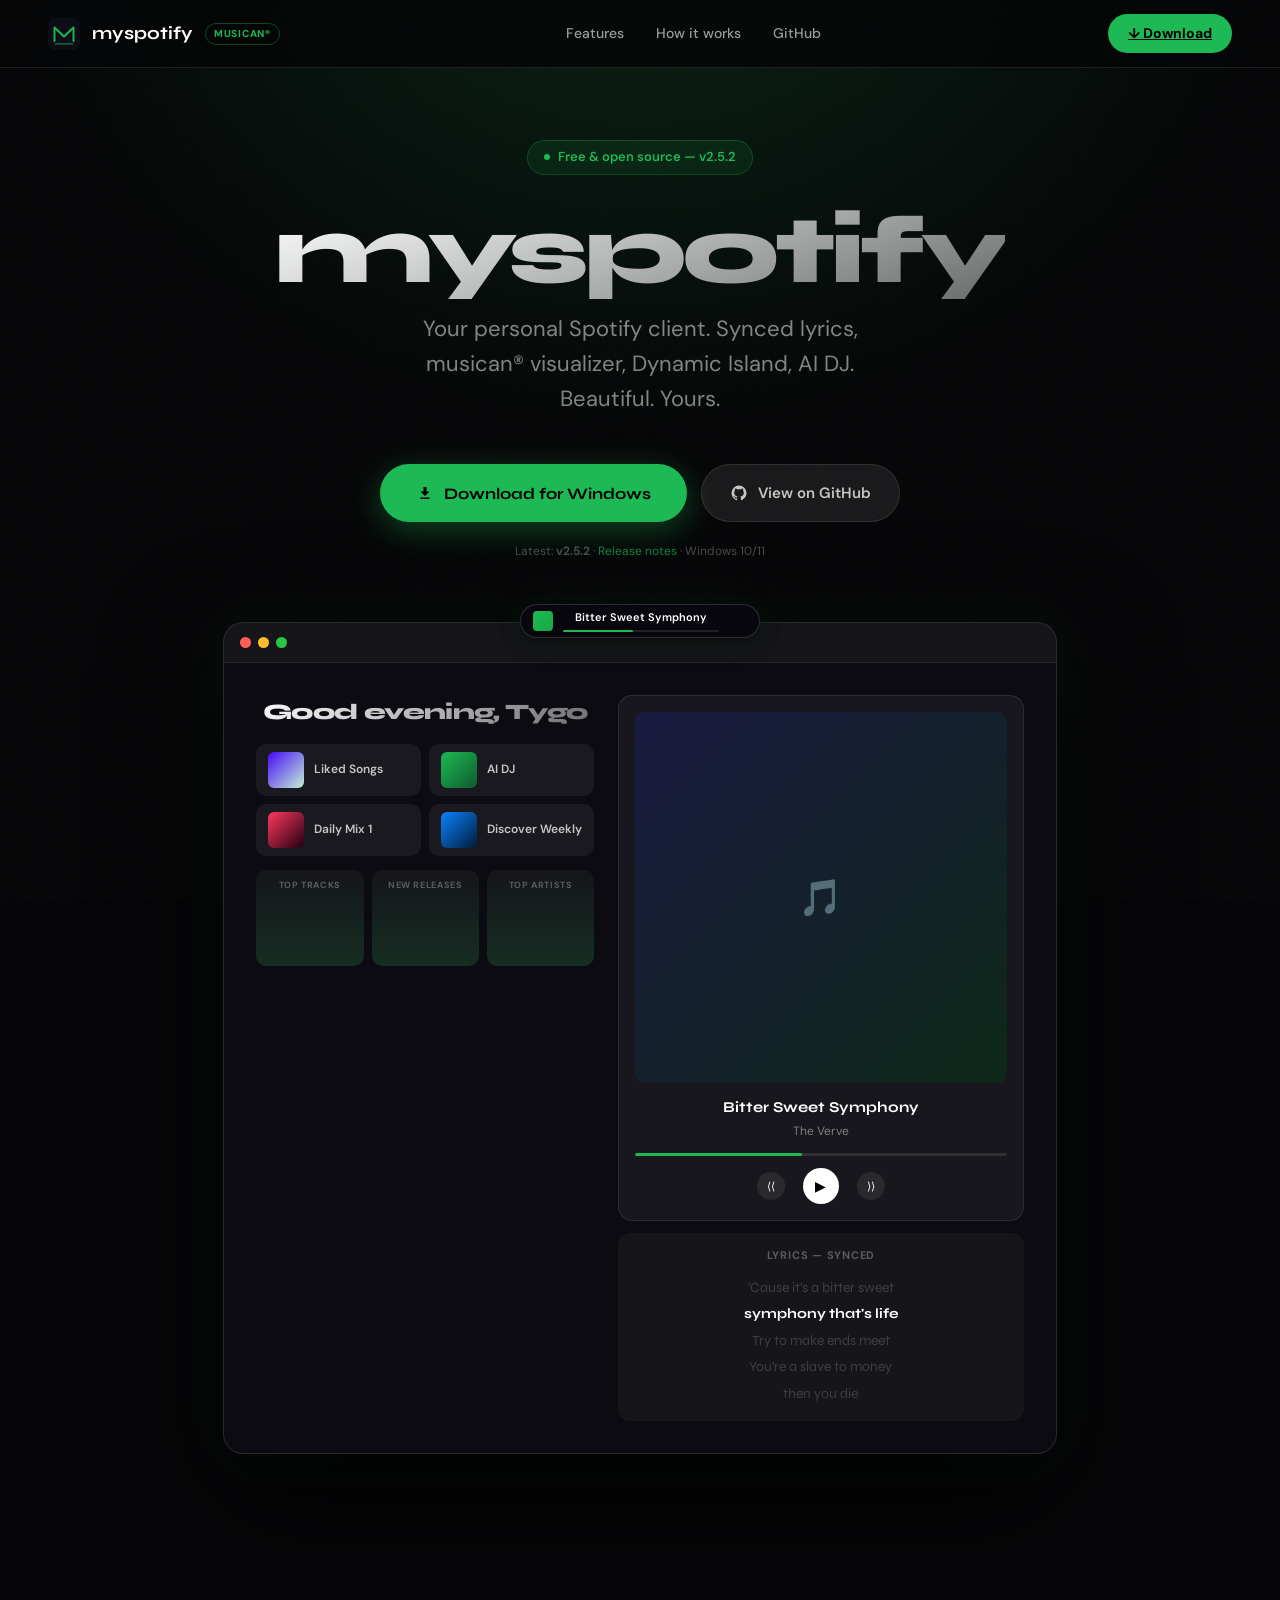
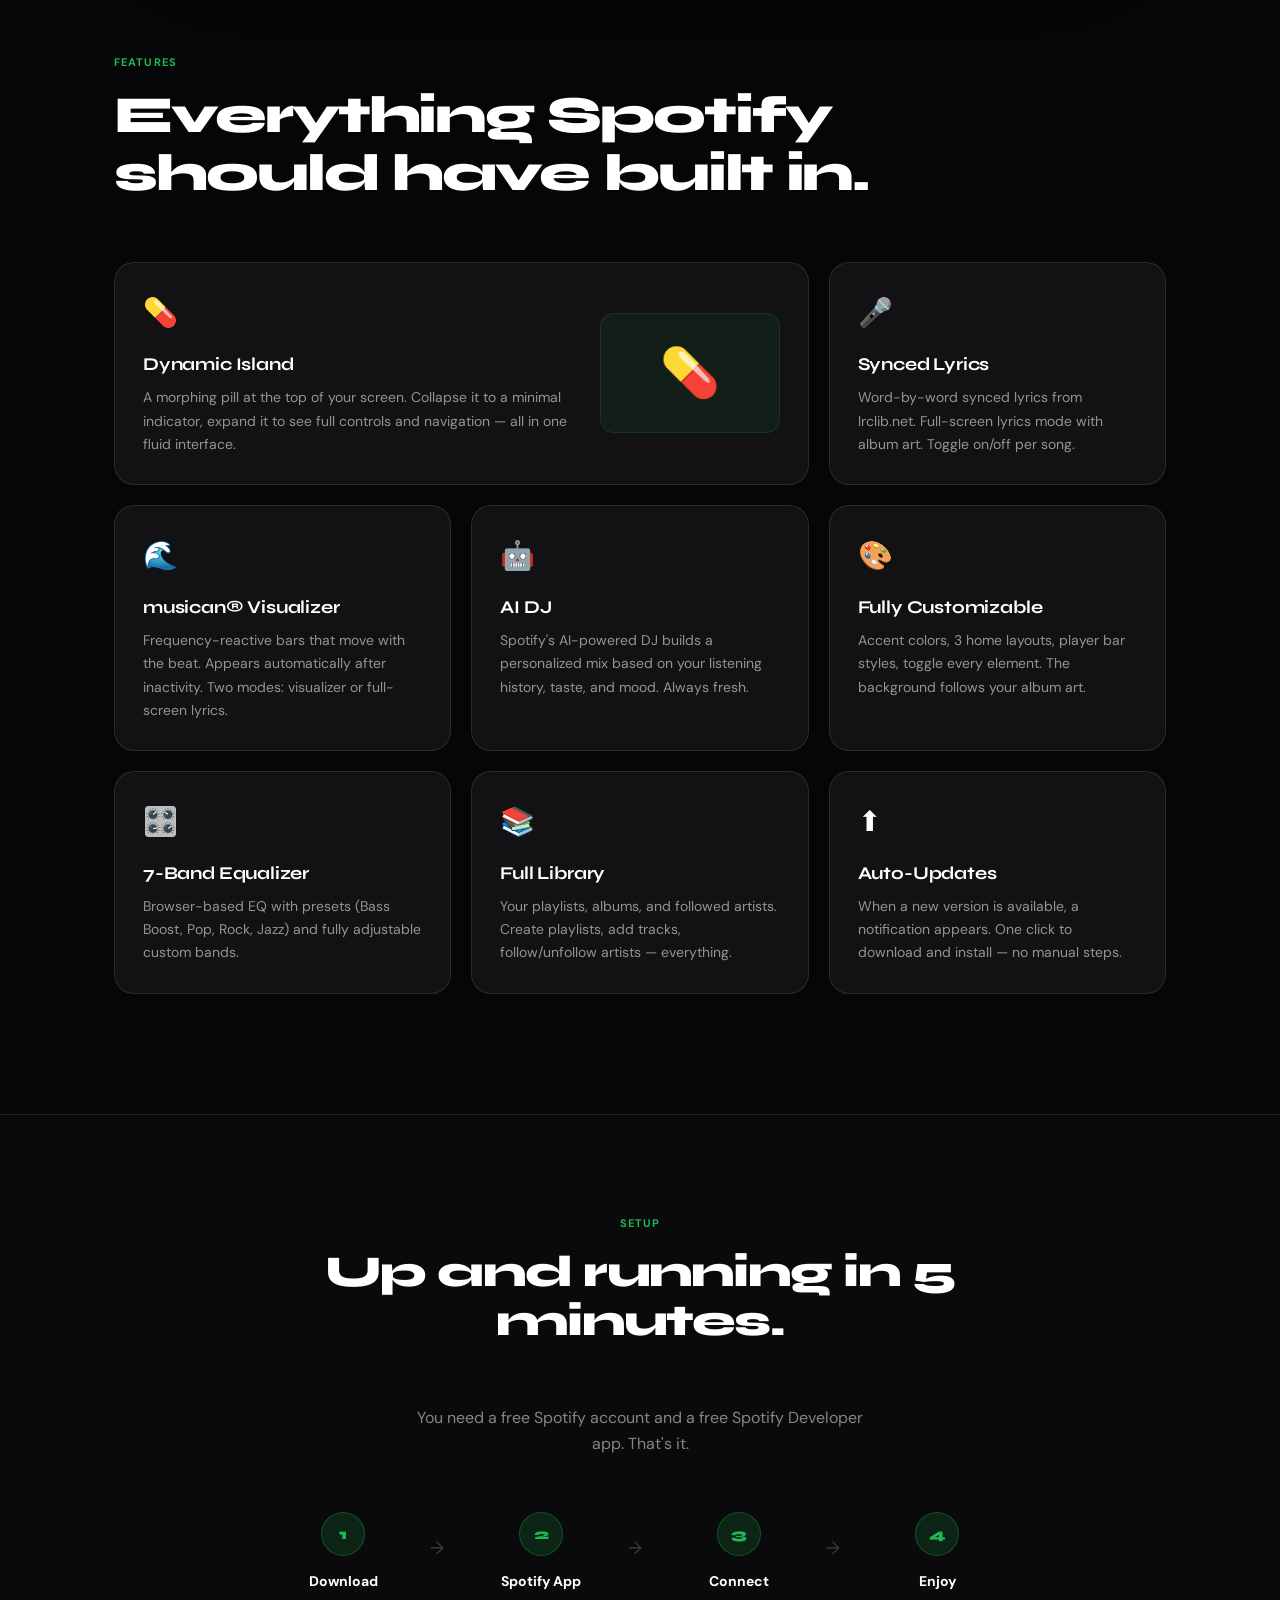
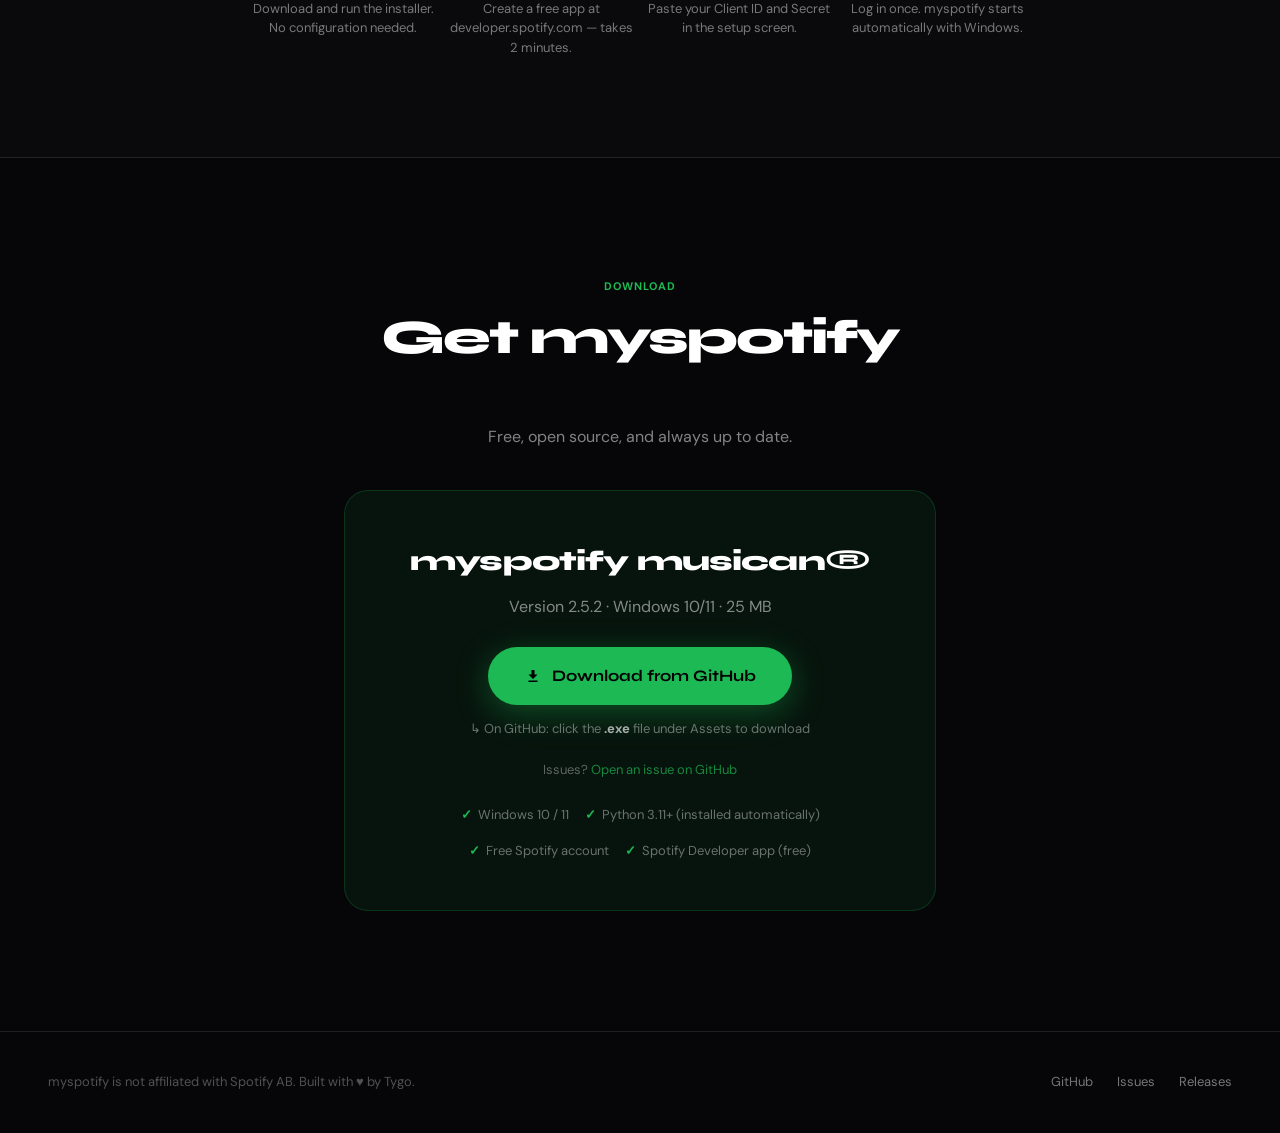
<file: docs/index.html>
<!DOCTYPE html>
<html lang="en">
<head>
  <meta charset="UTF-8"/>
  <meta name="viewport" content="width=device-width,initial-scale=1"/>
  <title>myspotify — Personal Spotify Client</title>
  <meta name="description" content="A beautiful, feature-rich personal Spotify client for Windows. Synced lyrics, visualizer, Dynamic Island, AI DJ and more."/>
  <link rel="preconnect" href="https://fonts.googleapis.com"/>
  <link rel="preconnect" href="https://fonts.gstatic.com" crossorigin/>
  <link href="https://fonts.googleapis.com/css2?family=Syne:wght@400;600;700;800&family=DM+Sans:opsz,wght@9..40,400;9..40,500;9..40,600&display=swap" rel="stylesheet"/>
  <style>
    *, *::before, *::after { box-sizing: border-box; margin: 0; padding: 0; }
    :root {
      --green: #1db954; --dark: #060608; --card: rgba(255,255,255,.05);
      --border: rgba(255,255,255,.1); --text: rgba(255,255,255,.75);
      --fd: 'Syne', sans-serif; --fb: 'DM Sans', sans-serif;
    }
    html { scroll-behavior: smooth; }
    body { background: var(--dark); color: #fff; font-family: var(--fb); font-size: 16px; line-height: 1.6; overflow-x: hidden; }

    /* ── NOISE OVERLAY ── */
    body::before {
      content: ''; position: fixed; inset: 0; z-index: 0; pointer-events: none;
      background-image: url("data:image/svg+xml,%3Csvg xmlns='http://www.w3.org/2000/svg' width='300' height='300'%3E%3Cfilter id='n'%3E%3CfeTurbulence type='fractalNoise' baseFrequency='.85' numOctaves='4' stitchTiles='stitch'/%3E%3C/filter%3E%3Crect width='300' height='300' filter='url(%23n)' opacity='.035'/%3E%3C/svg%3E");
      background-size: 300px; opacity: .6;
    }

    /* ── HERO BG ── */
    .hero-bg {
      position: absolute; inset: 0; z-index: 0;
      background: radial-gradient(ellipse 80% 60% at 50% -10%, rgba(29,185,84,.18) 0%, transparent 65%);
    }

    /* ── NAV ── */
    nav {
      position: fixed; top: 0; left: 0; right: 0; z-index: 100;
      display: flex; align-items: center; justify-content: space-between;
      padding: 0 48px; height: 68px;
      background: rgba(6,6,8,.85); backdrop-filter: blur(40px) saturate(180%);
      border-bottom: 1px solid var(--border);
    }
    .nav-brand { display: flex; align-items: center; gap: 12px; text-decoration: none; }
    .nav-logo { width: 32px; height: 32px; }
    .nav-name { font-family: var(--fd); font-size: 18px; font-weight: 700; color: #fff; }
    .nav-badge { font-size: 10px; font-weight: 700; color: var(--green); letter-spacing: .07em; text-transform: uppercase; border: 1px solid rgba(29,185,84,.35); border-radius: 100px; padding: 2px 8px; }
    .nav-links { display: flex; align-items: center; gap: 32px; }
    .nav-links a { color: rgba(255,255,255,.6); text-decoration: none; font-size: 14px; font-weight: 500; transition: color .15s; }
    .nav-links a:hover { color: #fff; }
    .nav-dl { background: var(--green); color: #000; padding: 8px 20px; border-radius: 100px; font-weight: 700; font-size: 14px; transition: filter .15s, transform .1s; }
    .nav-dl:hover { filter: brightness(1.1); transform: translateY(-1px); color: #000; }

    /* ── SECTIONS ── */
    section { position: relative; z-index: 1; }

    /* ── HERO ── */
    .hero {
      min-height: 100vh; display: flex; flex-direction: column;
      align-items: center; justify-content: center; text-align: center;
      padding: 140px 24px 80px;
      position: relative;
    }
    .hero-pill {
      display: inline-flex; align-items: center; gap: 8px;
      background: rgba(29,185,84,.1); border: 1px solid rgba(29,185,84,.25);
      border-radius: 100px; padding: 6px 16px; font-size: 13px; font-weight: 600;
      color: var(--green); margin-bottom: 28px;
      animation: fade-up .7s ease .2s both;
    }
    .hero-pill::before { content: ''; width: 6px; height: 6px; border-radius: 50%; background: var(--green); animation: blink 1.5s ease-in-out infinite; }
    @keyframes blink { 0%,100% { opacity: 1; } 50% { opacity: .3; } }
    h1 {
      font-family: var(--fd); font-size: clamp(52px, 8vw, 96px); font-weight: 800;
      letter-spacing: -.05em; line-height: 1; margin-bottom: 12px;
      background: linear-gradient(160deg, #fff 0%, rgba(255,255,255,.4) 100%);
      -webkit-background-clip: text; -webkit-text-fill-color: transparent; background-clip: text;
      animation: fade-up .7s ease .3s both;
    }
    .hero-sub {
      font-size: clamp(16px, 2.5vw, 22px); color: rgba(255,255,255,.5);
      max-width: 520px; margin: 0 auto 48px;
      animation: fade-up .7s ease .4s both;
    }
    .hero-btns { display: flex; gap: 14px; justify-content: center; flex-wrap: wrap; animation: fade-up .7s ease .5s both; }
    .btn-primary {
      display: inline-flex; align-items: center; gap: 10px;
      background: var(--green); color: #000; padding: 16px 36px;
      border-radius: 100px; font-family: var(--fd); font-size: 16px; font-weight: 700;
      text-decoration: none; transition: filter .15s, transform .12s;
      box-shadow: 0 8px 32px rgba(29,185,84,.35);
    }
    .btn-primary:hover { filter: brightness(1.08); transform: translateY(-2px); }
    .btn-primary:active { transform: scale(.97); }
    .btn-ghost {
      display: inline-flex; align-items: center; gap: 10px;
      background: rgba(255,255,255,.08); color: rgba(255,255,255,.75);
      padding: 16px 28px; border-radius: 100px; border: 1px solid var(--border);
      font-size: 15px; font-weight: 600; text-decoration: none; transition: background .15s, transform .12s;
    }
    .btn-ghost:hover { background: rgba(255,255,255,.14); transform: translateY(-1px); color: #fff; }
    .hero-version { margin-top: 20px; font-size: 12px; color: rgba(255,255,255,.28); animation: fade-up .7s ease .6s both; }
    .hero-version a { color: rgba(29,185,84,.7); text-decoration: none; }
    .hero-version a:hover { color: var(--green); }

    /* ── MOCKUP ── */
    .mockup-wrap { position: relative; max-width: 900px; margin: 60px auto 0; animation: fade-up .8s ease .7s both; }
    .mockup {
      background: rgba(12,12,18,.98); border: 1px solid rgba(255,255,255,.12);
      border-radius: 20px; overflow: hidden;
      box-shadow: 0 40px 120px rgba(0,0,0,.8), 0 0 60px rgba(29,185,84,.08);
    }
    .mockup-bar { height: 40px; background: rgba(255,255,255,.04); border-bottom: 1px solid rgba(255,255,255,.07); display: flex; align-items: center; padding: 0 16px; gap: 7px; }
    .dot { width: 11px; height: 11px; border-radius: 50%; }
    .dot-r { background: #ff5f57; } .dot-y { background: #febc2e; } .dot-g { background: #28c840; }
    .mockup-body { padding: 32px; display: grid; grid-template-columns: 1fr 1.2fr; gap: 24px; min-height: 340px; }
    .mock-left { display: flex; flex-direction: column; gap: 14px; }
    .mock-greeting { font-family: var(--fd); font-size: 22px; font-weight: 800; letter-spacing: -.03em; background: linear-gradient(135deg, #fff, rgba(255,255,255,.4)); -webkit-background-clip: text; -webkit-text-fill-color: transparent; background-clip: text; }
    .mock-grid { display: grid; grid-template-columns: 1fr 1fr; gap: 8px; }
    .mock-card { background: rgba(255,255,255,.06); border-radius: 10px; height: 52px; display: flex; align-items: center; gap: 10px; padding: 0 12px; }
    .mock-art { width: 36px; height: 36px; border-radius: 6px; flex-shrink: 0; }
    .mock-name { font-size: 12px; font-weight: 600; color: rgba(255,255,255,.75); white-space: nowrap; overflow: hidden; text-overflow: ellipsis; }
    .mock-bars { display: grid; grid-template-columns: 1fr 1fr 1fr; gap: 8px; }
    .mock-bar { background: rgba(255,255,255,.04); border-radius: 10px; height: 96px; position: relative; overflow: hidden; }
    .mock-bar::after { content: ''; position: absolute; inset: 0; background: linear-gradient(to top, rgba(29,185,84,.15), transparent); }
    .mock-tag { font-size: 9px; font-weight: 700; text-transform: uppercase; letter-spacing: .07em; color: rgba(255,255,255,.3); padding: 8px; }
    .mock-right { display: flex; flex-direction: column; gap: 12px; }
    .mock-player { background: rgba(255,255,255,.05); border: 1px solid rgba(255,255,255,.09); border-radius: 14px; padding: 16px; }
    .mock-np-art { width: 100%; aspect-ratio: 1; border-radius: 10px; background: linear-gradient(135deg, #1a1a40, #0d2818); margin-bottom: 12px; display: flex; align-items: center; justify-content: center; font-size: 36px; }
    .mock-np-title { font-family: var(--fd); font-size: 15px; font-weight: 700; margin-bottom: 3px; }
    .mock-np-artist { font-size: 12px; color: rgba(255,255,255,.45); }
    .mock-prog { height: 3px; background: rgba(255,255,255,.1); border-radius: 2px; margin: 12px 0; overflow: hidden; }
    .mock-prog-fill { height: 100%; width: 45%; background: var(--green); border-radius: 2px; }
    .mock-ctrl { display: flex; justify-content: center; gap: 18px; align-items: center; }
    .mock-btn { width: 28px; height: 28px; border-radius: 50%; background: rgba(255,255,255,.08); display: flex; align-items: center; justify-content: center; font-size: 11px; }
    .mock-play { background: #fff; color: #000; width: 36px; height: 36px; font-size: 14px; }
    .mock-lyrics { background: rgba(255,255,255,.04); border-radius: 12px; padding: 14px; flex: 1; overflow: hidden; }
    .mock-ly-title { font-size: 11px; font-weight: 700; text-transform: uppercase; letter-spacing: .07em; color: rgba(255,255,255,.3); margin-bottom: 10px; }
    .mock-ly-line { font-family: var(--fd); font-size: 14px; color: rgba(255,255,255,.18); line-height: 1.6; padding: 2px 0; }
    .mock-ly-line.active { color: #fff; font-weight: 700; }

    /* Island mockup */
    .mock-island { position: absolute; top: -18px; left: 50%; transform: translateX(-50%); width: 240px; background: rgba(8,8,14,.97); border: 1px solid rgba(255,255,255,.15); border-radius: 100px; height: 34px; display: flex; align-items: center; padding: 0 12px; gap: 10px; box-shadow: 0 4px 20px rgba(0,0,0,.7), 0 0 30px rgba(29,185,84,.12); }
    .island-art { width: 20px; height: 20px; border-radius: 4px; background: linear-gradient(135deg,#1db954,#17a844); flex-shrink: 0; }
    .island-info { flex: 1; overflow: hidden; }
    .island-name { font-size: 11px; font-weight: 600; white-space: nowrap; overflow: hidden; text-overflow: ellipsis; }
    .island-bar { height: 2px; background: rgba(255,255,255,.1); border-radius: 1px; margin-top: 3px; overflow: hidden; }
    .island-fill { height: 100%; width: 45%; background: var(--green); border-radius: 1px; }
    .island-eq { display: flex; align-items: flex-end; gap: 2px; height: 12px; flex-shrink: 0; }
    .island-eq span { width: 3px; background: var(--green); border-radius: 2px; animation: eq .7s ease infinite alternate; }
    .island-eq span:nth-child(2) { animation-delay: .12s; animation-name: eq2; }
    .island-eq span:nth-child(3) { animation-delay: .25s; }
    .island-eq span:nth-child(4) { animation-delay: .38s; animation-name: eq2; }
    @keyframes eq { from { height: 3px; } to { height: 11px; } }
    @keyframes eq2 { from { height: 7px; } to { height: 3px; } }

    /* ── FEATURES ── */
    .features { padding: 120px 24px; max-width: 1100px; margin: 0 auto; }
    .section-label { font-size: 11px; font-weight: 700; text-transform: uppercase; letter-spacing: .1em; color: var(--green); margin-bottom: 16px; }
    .section-title { font-family: var(--fd); font-size: clamp(32px, 5vw, 52px); font-weight: 800; letter-spacing: -.04em; line-height: 1.1; margin-bottom: 60px; }
    .features-grid { display: grid; grid-template-columns: repeat(3, 1fr); gap: 20px; }
    .feat {
      background: var(--card); border: 1px solid var(--border); border-radius: 20px;
      padding: 28px; transition: border-color .2s, background .2s, transform .2s;
    }
    .feat:hover { border-color: rgba(29,185,84,.3); background: rgba(29,185,84,.05); transform: translateY(-4px); }
    .feat-icon { font-size: 28px; margin-bottom: 14px; }
    .feat-title { font-family: var(--fd); font-size: 18px; font-weight: 700; margin-bottom: 8px; letter-spacing: -.01em; }
    .feat-desc { font-size: 14px; color: rgba(255,255,255,.55); line-height: 1.65; }
    .feat-big { grid-column: span 2; display: flex; gap: 28px; align-items: center; }
    .feat-big .feat-content { flex: 1; }
    .feat-big .feat-visual { flex: 0 0 180px; height: 120px; background: rgba(29,185,84,.08); border-radius: 14px; display: flex; align-items: center; justify-content: center; font-size: 48px; border: 1px solid rgba(29,185,84,.15); }

    /* ── HOW IT WORKS ── */
    .how { padding: 100px 24px; background: rgba(255,255,255,.02); border-top: 1px solid var(--border); border-bottom: 1px solid var(--border); }
    .how-inner { max-width: 780px; margin: 0 auto; text-align: center; }
    .steps { display: grid; grid-template-columns: repeat(4, 1fr); gap: 12px; margin-top: 56px; }
    .step { text-align: center; position: relative; }
    .step:not(:last-child)::after { content: '→'; position: absolute; right: -8px; top: 22px; color: rgba(255,255,255,.2); font-size: 18px; }
    .step-num { width: 44px; height: 44px; border-radius: 50%; background: rgba(29,185,84,.15); border: 1px solid rgba(29,185,84,.3); display: flex; align-items: center; justify-content: center; margin: 0 auto 14px; font-family: var(--fd); font-size: 15px; font-weight: 800; color: var(--green); }
    .step-title { font-weight: 700; font-size: 14px; margin-bottom: 6px; }
    .step-desc { font-size: 13px; color: rgba(255,255,255,.45); line-height: 1.5; }

    /* ── DOWNLOAD ── */
    .download { padding: 120px 24px; text-align: center; max-width: 640px; margin: 0 auto; }
    .dl-box {
      background: rgba(29,185,84,.08); border: 1px solid rgba(29,185,84,.2);
      border-radius: 24px; padding: 48px; margin-top: 40px;
    }
    .dl-title { font-family: var(--fd); font-size: 28px; font-weight: 800; letter-spacing: -.03em; margin-bottom: 10px; }
    .dl-sub { color: rgba(255,255,255,.5); margin-bottom: 28px; }
    .dl-note { margin-top: 20px; font-size: 13px; color: rgba(255,255,255,.35); }
    .dl-note a { color: rgba(29,185,84,.7); text-decoration: none; }
    .dl-note a:hover { color: var(--green); }
    .requirements { display: flex; gap: 16px; justify-content: center; margin-top: 24px; flex-wrap: wrap; }
    .req { display: flex; align-items: center; gap: 6px; font-size: 13px; color: rgba(255,255,255,.4); }
    .req::before { content: '✓'; color: var(--green); font-weight: 700; }

    /* ── FOOTER ── */
    footer {
      border-top: 1px solid var(--border); padding: 40px 48px;
      display: flex; align-items: center; justify-content: space-between;
      font-size: 13px; color: rgba(255,255,255,.3);
    }
    footer a { color: rgba(255,255,255,.45); text-decoration: none; }
    footer a:hover { color: #fff; }

    @keyframes fade-up { from { opacity: 0; transform: translateY(18px); } to { opacity: 1; transform: translateY(0); } }

    @media (max-width: 768px) {
      nav { padding: 0 20px; }
      .nav-links { display: none; }
      .features-grid { grid-template-columns: 1fr; }
      .feat-big { grid-column: span 1; flex-direction: column; }
      .steps { grid-template-columns: 1fr 1fr; }
      .step::after { display: none; }
      .mockup-body { grid-template-columns: 1fr; }
      .mock-right { display: none; }
    }
  </style>
</head>
<body>

<!-- NAV -->
<nav>
  <a class="nav-brand" href="#">
    <svg class="nav-logo" viewBox="0 0 64 64" fill="none" xmlns="http://www.w3.org/2000/svg">
      <rect width="64" height="64" rx="16" fill="#0d0d18"/>
      <path d="M13 46 L13 19 L32 37 L51 19 L51 46" stroke="#1db954" stroke-width="3.8" stroke-linecap="round" stroke-linejoin="round"/>
      <rect x="13" y="50.5" width="38" height="2.5" rx="1.25" fill="#1db954" opacity="0.65"/>
    </svg>
    <span class="nav-name">myspotify</span>
    <span class="nav-badge">musican®</span>
  </a>
  <div class="nav-links">
    <a href="#features">Features</a>
    <a href="#how">How it works</a>
    <a href="https://github.com/tyg01132-netizen/myspotify" target="_blank">GitHub</a>
  </div>
  <a class="nav-dl nav-links" href="#download">↓ Download</a>
</nav>

<!-- HERO -->
<section class="hero">
  <div class="hero-bg"></div>
  <div class="hero-pill">
    <span>Free & open source — v2.5.2</span>
  </div>
  <h1>myspotify</h1>
  <p class="hero-sub">Your personal Spotify client. Synced lyrics, musican® visualizer, Dynamic Island, AI DJ. Beautiful. Yours.</p>
  <div class="hero-btns">
    <a href="#download" class="btn-primary">
      <svg width="18" height="18" viewBox="0 0 24 24" fill="currentColor"><path d="M12 16l-6-6h4V4h4v6h4l-6 6zm-6 2h12v2H6v-2z"/></svg>
      Download for Windows
    </a>
    <a href="https://github.com/tyg01132-netizen/myspotify" target="_blank" class="btn-ghost">
      <svg width="18" height="18" viewBox="0 0 24 24" fill="currentColor"><path d="M12 2A10 10 0 0 0 2 12c0 4.42 2.87 8.17 6.84 9.5.5.08.66-.23.66-.5v-1.69c-2.77.6-3.36-1.34-3.36-1.34-.46-1.16-1.11-1.47-1.11-1.47-.91-.62.07-.6.07-.6 1 .07 1.53 1.03 1.53 1.03.87 1.52 2.34 1.07 2.91.83.09-.65.35-1.09.63-1.34-2.22-.25-4.55-1.11-4.55-4.92 0-1.11.38-2 1.03-2.71-.1-.25-.45-1.29.1-2.64 0 0 .84-.27 2.75 1.02.79-.22 1.65-.33 2.5-.33.85 0 1.71.11 2.5.33 1.91-1.29 2.75-1.02 2.75-1.02.55 1.35.2 2.39.1 2.64.65.71 1.03 1.6 1.03 2.71 0 3.82-2.34 4.66-4.57 4.91.36.31.69.92.69 1.85V21c0 .27.16.59.67.5C19.14 20.16 22 16.42 22 12A10 10 0 0 0 12 2z"/></svg>
      View on GitHub
    </a>
  </div>
  <p class="hero-version">
    Latest: <strong>v2.5.2</strong> · 
    <a href="https://github.com/tyg01132-netizen/myspotify/releases" target="_blank">Release notes</a> ·
    Windows 10/11
  </p>

  <div class="mockup-wrap">
    <div class="mock-island">
      <div class="island-art"></div>
      <div class="island-info">
        <div class="island-name">Bitter Sweet Symphony</div>
        <div class="island-bar"><div class="island-fill"></div></div>
      </div>
      <div class="island-eq">
        <span></span><span></span><span></span><span></span>
      </div>
    </div>
    <div class="mockup">
      <div class="mockup-bar">
        <div class="dot dot-r"></div>
        <div class="dot dot-y"></div>
        <div class="dot dot-g"></div>
      </div>
      <div class="mockup-body">
        <div class="mock-left">
          <div class="mock-greeting">Good evening, Tygo</div>
          <div class="mock-grid">
            <div class="mock-card"><div class="mock-art" style="background:linear-gradient(135deg,#450af5,#c4efd9)"></div><div class="mock-name">Liked Songs</div></div>
            <div class="mock-card"><div class="mock-art" style="background:linear-gradient(135deg,#1db954,#0d5c2e)"></div><div class="mock-name">AI DJ</div></div>
            <div class="mock-card"><div class="mock-art" style="background:linear-gradient(135deg,#ff375f,#220010)"></div><div class="mock-name">Daily Mix 1</div></div>
            <div class="mock-card"><div class="mock-art" style="background:linear-gradient(135deg,#0a84ff,#001a3a)"></div><div class="mock-name">Discover Weekly</div></div>
          </div>
          <div class="mock-bars">
            <div class="mock-bar"><div class="mock-tag">Top Tracks</div></div>
            <div class="mock-bar"><div class="mock-tag">New Releases</div></div>
            <div class="mock-bar"><div class="mock-tag">Top Artists</div></div>
          </div>
        </div>
        <div class="mock-right">
          <div class="mock-player">
            <div class="mock-np-art">🎵</div>
            <div class="mock-np-title">Bitter Sweet Symphony</div>
            <div class="mock-np-artist">The Verve</div>
            <div class="mock-prog"><div class="mock-prog-fill"></div></div>
            <div class="mock-ctrl">
              <div class="mock-btn">⟨⟨</div>
              <div class="mock-btn mock-play">▶</div>
              <div class="mock-btn">⟩⟩</div>
            </div>
          </div>
          <div class="mock-lyrics">
            <div class="mock-ly-title">Lyrics — Synced</div>
            <div class="mock-ly-line">'Cause it's a bitter sweet</div>
            <div class="mock-ly-line active">symphony that's life</div>
            <div class="mock-ly-line">Try to make ends meet</div>
            <div class="mock-ly-line">You're a slave to money</div>
            <div class="mock-ly-line">then you die</div>
          </div>
        </div>
      </div>
    </div>
  </div>
</section>

<!-- FEATURES -->
<section class="features" id="features">
  <div class="section-label">Features</div>
  <div class="section-title">Everything Spotify<br/>should have built in.</div>
  <div class="features-grid">
    <div class="feat feat-big">
      <div class="feat-content">
        <div class="feat-icon">💊</div>
        <div class="feat-title">Dynamic Island</div>
        <div class="feat-desc">A morphing pill at the top of your screen. Collapse it to a minimal indicator, expand it to see full controls and navigation — all in one fluid interface.</div>
      </div>
      <div class="feat-visual">💊</div>
    </div>
    <div class="feat">
      <div class="feat-icon">🎤</div>
      <div class="feat-title">Synced Lyrics</div>
      <div class="feat-desc">Word-by-word synced lyrics from lrclib.net. Full-screen lyrics mode with album art. Toggle on/off per song.</div>
    </div>
    <div class="feat">
      <div class="feat-icon">🌊</div>
      <div class="feat-title">musican® Visualizer</div>
      <div class="feat-desc">Frequency-reactive bars that move with the beat. Appears automatically after inactivity. Two modes: visualizer or full-screen lyrics.</div>
    </div>
    <div class="feat">
      <div class="feat-icon">🤖</div>
      <div class="feat-title">AI DJ</div>
      <div class="feat-desc">Spotify's AI-powered DJ builds a personalized mix based on your listening history, taste, and mood. Always fresh.</div>
    </div>
    <div class="feat">
      <div class="feat-icon">🎨</div>
      <div class="feat-title">Fully Customizable</div>
      <div class="feat-desc">Accent colors, 3 home layouts, player bar styles, toggle every element. The background follows your album art.</div>
    </div>
    <div class="feat">
      <div class="feat-icon">🎛️</div>
      <div class="feat-title">7-Band Equalizer</div>
      <div class="feat-desc">Browser-based EQ with presets (Bass Boost, Pop, Rock, Jazz) and fully adjustable custom bands.</div>
    </div>
    <div class="feat">
      <div class="feat-icon">📚</div>
      <div class="feat-title">Full Library</div>
      <div class="feat-desc">Your playlists, albums, and followed artists. Create playlists, add tracks, follow/unfollow artists — everything.</div>
    </div>
    <div class="feat">
      <div class="feat-icon">⬆</div>
      <div class="feat-title">Auto-Updates</div>
      <div class="feat-desc">When a new version is available, a notification appears. One click to download and install — no manual steps.</div>
    </div>
  </div>
</section>

<!-- HOW IT WORKS -->
<section class="how" id="how">
  <div class="how-inner">
    <div class="section-label">Setup</div>
    <div class="section-title" style="font-size:clamp(28px,4vw,44px)">Up and running in 5 minutes.</div>
    <p style="color:rgba(255,255,255,.5);max-width:480px;margin:0 auto">You need a free Spotify account and a free Spotify Developer app. That's it.</p>
    <div class="steps">
      <div class="step">
        <div class="step-num">1</div>
        <div class="step-title">Download</div>
        <div class="step-desc">Download and run the installer. No configuration needed.</div>
      </div>
      <div class="step">
        <div class="step-num">2</div>
        <div class="step-title">Spotify App</div>
        <div class="step-desc">Create a free app at developer.spotify.com — takes 2 minutes.</div>
      </div>
      <div class="step">
        <div class="step-num">3</div>
        <div class="step-title">Connect</div>
        <div class="step-desc">Paste your Client ID and Secret in the setup screen.</div>
      </div>
      <div class="step">
        <div class="step-num">4</div>
        <div class="step-title">Enjoy</div>
        <div class="step-desc">Log in once. myspotify starts automatically with Windows.</div>
      </div>
    </div>
  </div>
</section>

<!-- DOWNLOAD -->
<section class="download" id="download">
  <div class="section-label">Download</div>
  <div class="section-title" style="font-size:clamp(30px,4vw,48px)">Get myspotify</div>
  <p style="color:rgba(255,255,255,.5)">Free, open source, and always up to date.</p>

  <div class="dl-box">
    <div class="dl-title">myspotify musican®</div>
    <div class="dl-sub">Version 2.5.2 · Windows 10/11 · 25 MB</div>
    <a class="btn-primary" href="https://github.com/tyg01132-netizen/myspotify/releases" target="_blank" style="display:inline-flex;width:auto;margin:0 auto" id="dl-btn">
      <svg width="18" height="18" viewBox="0 0 24 24" fill="currentColor"><path d="M12 16l-6-6h4V4h4v6h4l-6 6zm-6 2h12v2H6v-2z"/></svg>
      Download from GitHub
    </a>
    <div class="dl-note" style="margin-top:14px;font-size:13px;color:rgba(255,255,255,.4)">
      ↳ On GitHub: click the <strong style="color:rgba(255,255,255,.65)">.exe</strong> file under Assets to download
    </div>
    <div class="dl-note">
      Issues? <a href="https://github.com/tyg01132-netizen/myspotify/issues" target="_blank">Open an issue on GitHub</a>
    </div>
    <div class="requirements">
      <span class="req">Windows 10 / 11</span>
      <span class="req">Python 3.11+ (installed automatically)</span>
      <span class="req">Free Spotify account</span>
      <span class="req">Spotify Developer app (free)</span>
    </div>
  </div>
</section>

<!-- FOOTER -->
<footer>
  <span>myspotify is not affiliated with Spotify AB. Built with ♥ by Tygo.</span>
  <div style="display:flex;gap:24px">
    <a href="https://github.com/tyg01132-netizen/myspotify" target="_blank">GitHub</a>
    <a href="https://github.com/tyg01132-netizen/myspotify/issues" target="_blank">Issues</a>
    <a href="https://github.com/tyg01132-netizen/myspotify/releases" target="_blank">Releases</a>
  </div>
</footer>

</body>
</html>
</file>
